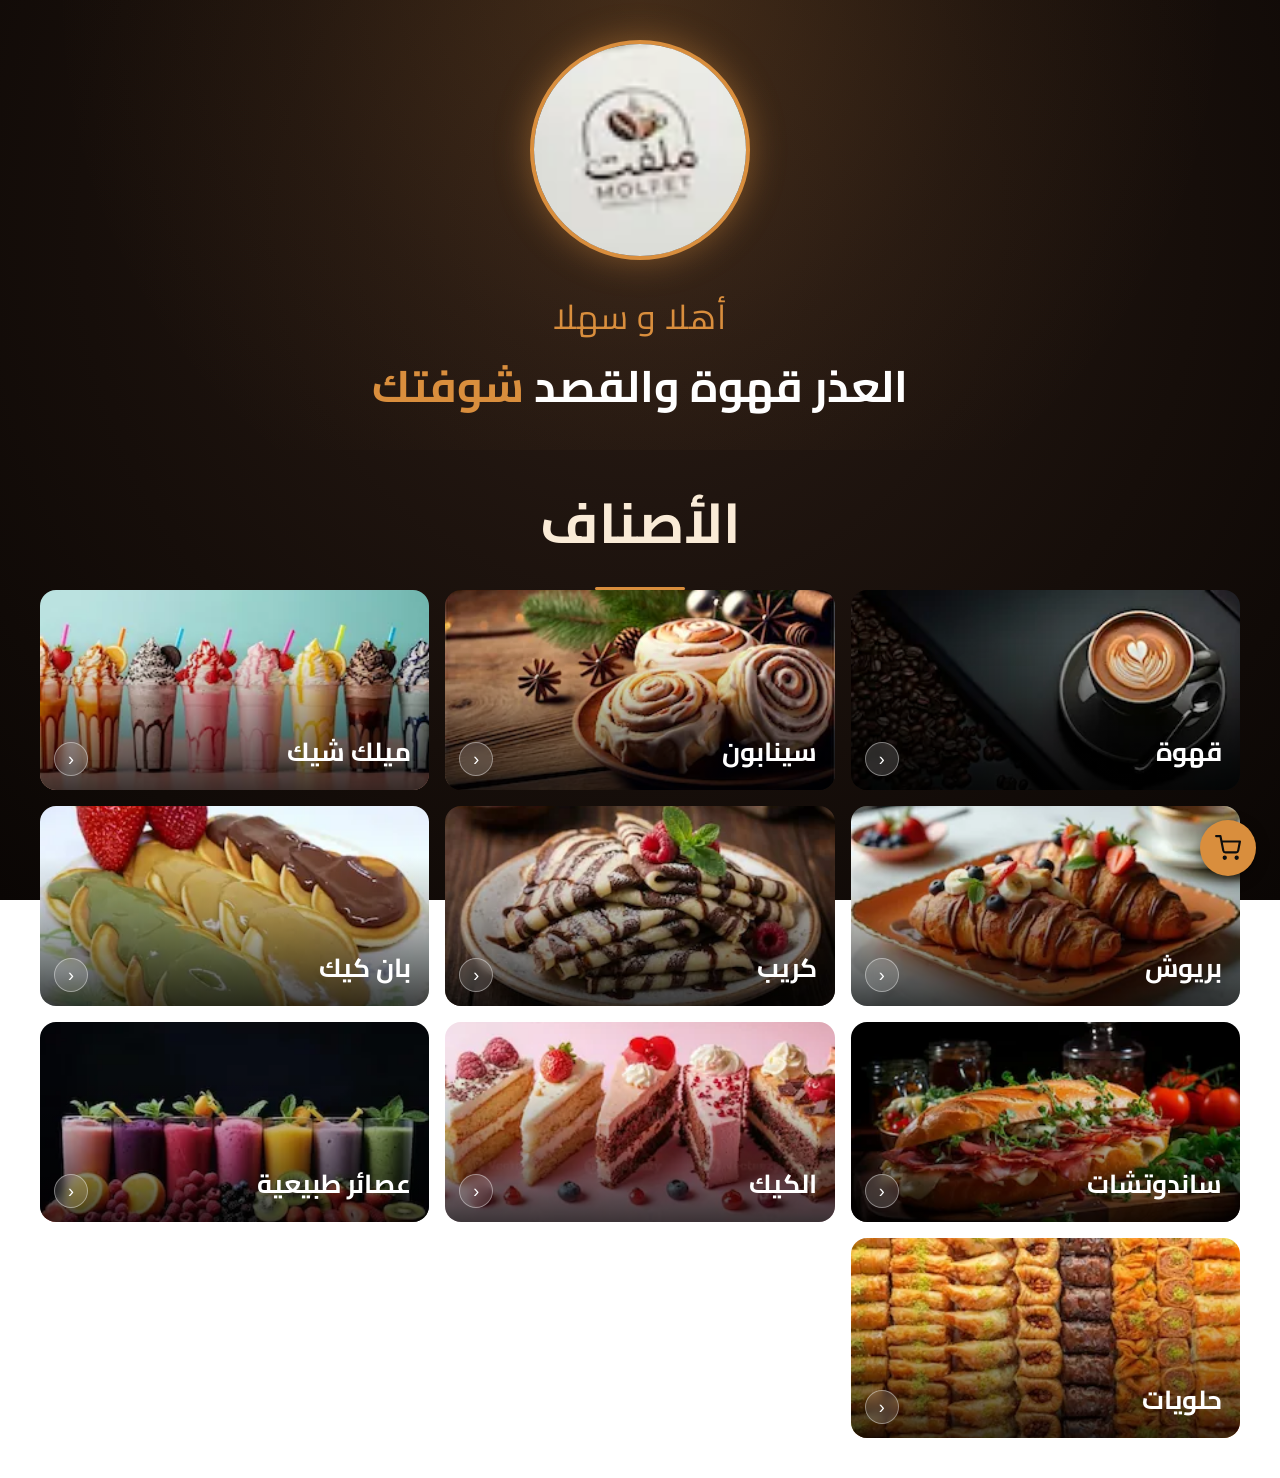
<file: index.html>
<!DOCTYPE html>
<html lang="ar">
<head>
    <meta charset="UTF-8">
    <meta name="viewport" content="width=device-width, initial-scale=1.0">
    <title>Cafe Cinnabon - القائمة</title>
    <link rel="stylesheet" href="css/style.css">
    <link rel="stylesheet" href="css/cart.css">
</head>
<body dir="rtl">
    <div class="hero">
        <div id="logo-div">
            <img src="assets/logo.webp" alt="logo" id="logo">
        </div>
        <div class="welcome-text">
            <p>أهلا و سهلا</p>
            <h1>العذر قهوة والقصد <span>شوفتك</span></h1>
        </div>
    </div>
    <!-- Categories DIV -->
    <div class="section-heading">
        <h1>الأصناف</h1>
    </div>
    <div class="categories">
        
        <div class="category-item">
            <a href="pages/coffee.html">
                <img src="assets/CategoriesPictures/coffee.webp" alt="قهوة" id="c-img">
                <button class="arrow-btn">‹</button>
                <span class="category-name">قهوة</span>
            </a>
        </div>
        <div class="category-item">
            <a href="pages/cinnamonRolls.html">
                <img src="assets/CategoriesPictures/cinamonRolls.webp" alt="سينابون">
                <button class="arrow-btn">‹</button>
                <span class="category-name">سينابون</span>
            </a>
        </div>
        <div class="category-item">
            <a href="pages/milkShake.html">
                <img src="assets/CategoriesPictures/milkshake.webp" alt="ميلك شيك">
                <button class="arrow-btn">‹</button>
                <span class="category-name">ميلك شيك</span>
            </a>
        </div>
        <div class="category-item">
            <a href="pages/croissant.html">
                <img src="assets/CategoriesPictures/croissant.webp" alt="بريوش">
                <button class="arrow-btn">‹</button>
                <span class="category-name">بريوش</span>
            </a>
        </div>
        <div class="category-item">
            <a href="pages/crape.html">
                <img src="assets/CategoriesPictures/crape.webp" alt="كريب">
                <button class="arrow-btn">‹</button>
                <span class="category-name">كريب</span>
            </a>
        </div>
        <div class="category-item">
            <a href="pages/panCake.html">
                <img src="assets/CategoriesPictures/panCakes.webp" alt="بان كيك">
                <button class="arrow-btn">‹</button>
                <span class="category-name">بان كيك</span>
            </a>
        </div>
        <div class="category-item">
            <a href="pages/sandwiches.html">
                <img src="assets/CategoriesPictures/sandwich.webp" alt="ساندوتشات">
                <button class="arrow-btn">‹</button>
                <span class="category-name">ساندوتشات</span>
            </a>
        </div>
        <div class="category-item">
            <a href="pages/cakes.html">
                <img src="assets/CategoriesPictures/cake.webp" alt="الكيك">
                <button class="arrow-btn">‹</button>
                <span class="category-name">الكيك</span>
            </a>
        </div>
        <div class="category-item">
            <a href="pages/freshJuice.html">
                <img src="assets/CategoriesPictures/freshJuice.webp" alt="عصائر طبيعية">
                <button class="arrow-btn">‹</button>
                <span class="category-name">عصائر طبيعية</span>
            </a>
        </div>
        <div class="category-item">
            <a href="pages/sweets.html">
                <img src="assets/CategoriesPictures/baklava.webp" alt="حلويات">
                <button class="arrow-btn">‹</button>
                <span class="category-name">حلويات</span>
            </a>
        </div>
    </div>



<script src="js/cart.js"></script>
</body>
</html>
</file>
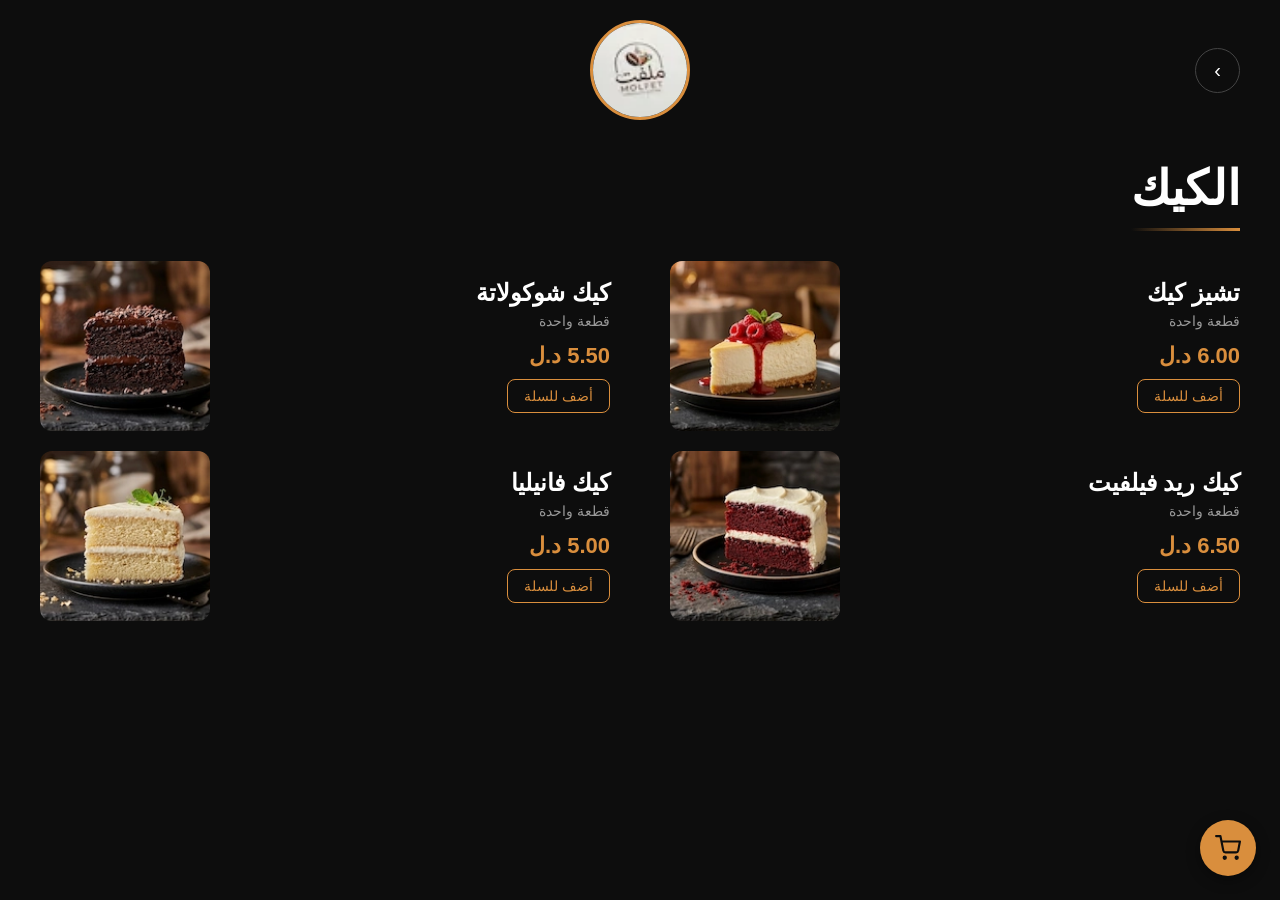
<file: pages/cakes.html>
<!DOCTYPE html>
<html lang="ar" dir="rtl">
<head>
<meta charset="UTF-8">
<meta name="viewport" content="width=device-width, initial-scale=1.0">
<title>الكيك - Cafe Cinnabon</title>
<link rel="stylesheet" href="../css/pages.css">
<link rel="stylesheet" href="../css/cart.css">
</head>
<body>

  <div class="header">
    <a href="../index.html" class="nav-link"><div class="nav-arrow">&#8250;</div></a>
    <div class="logo-wrap">
      <div class="logo">
        <img src="../assets/logo.webp" alt="Cafe Logo">
      </div>
    </div>
    <div></div>
  </div>

  <div class="section-title">
    <h1>الكيك</h1>
  </div>

  <div class="menu-container">
    <div class="menu-item" data-name="تشيز كيك" data-price="6.00">
      <div class="item-details">
        <h2>تشيز كيك</h2>
        <div class="qty">قطعة واحدة</div>
        <div class="price">6.00 د.ل</div>
      <button class="add-to-cart">أضف للسلة</button>
      </div>
      <div class="item-image">
        <img src="../assets/categories/cakes/4.webp" alt="تشيز كيك">
      </div>
    </div>

    <div class="menu-item" data-name="كيك شوكولاتة" data-price="5.50">
      <div class="item-details">
        <h2>كيك شوكولاتة</h2>
        <div class="qty">قطعة واحدة</div>
        <div class="price">5.50 د.ل</div>
      <button class="add-to-cart">أضف للسلة</button>
      </div>
      <div class="item-image">
        <img src="../assets/categories/cakes/2.webp" alt="كيك شوكولاتة">
      </div>
    </div>

    <div class="menu-item" data-name="كيك ريد فيلفيت" data-price="6.50">
      <div class="item-details">
        <h2>كيك ريد فيلفيت</h2>
        <div class="qty">قطعة واحدة</div>
        <div class="price">6.50 د.ل</div>
      <button class="add-to-cart">أضف للسلة</button>
      </div>
      <div class="item-image">
        <img src="../assets/categories/cakes/3.webp" alt="كيك ريد فيلفيت">
      </div>
    </div>

    <div class="menu-item" data-name="كيك فانيليا" data-price="5.00">
      <div class="item-details">
        <h2>كيك فانيليا</h2>
        <div class="qty">قطعة واحدة</div>
        <div class="price">5.00 د.ل</div>
      <button class="add-to-cart">أضف للسلة</button>
      </div>
      <div class="item-image">
        <img src="../assets/categories/cakes/1.webp" alt="كيك فانيليا">
      </div>
    </div>
  </div>

<script src="../js/cart.js"></script>
</body>
</html>
</file>
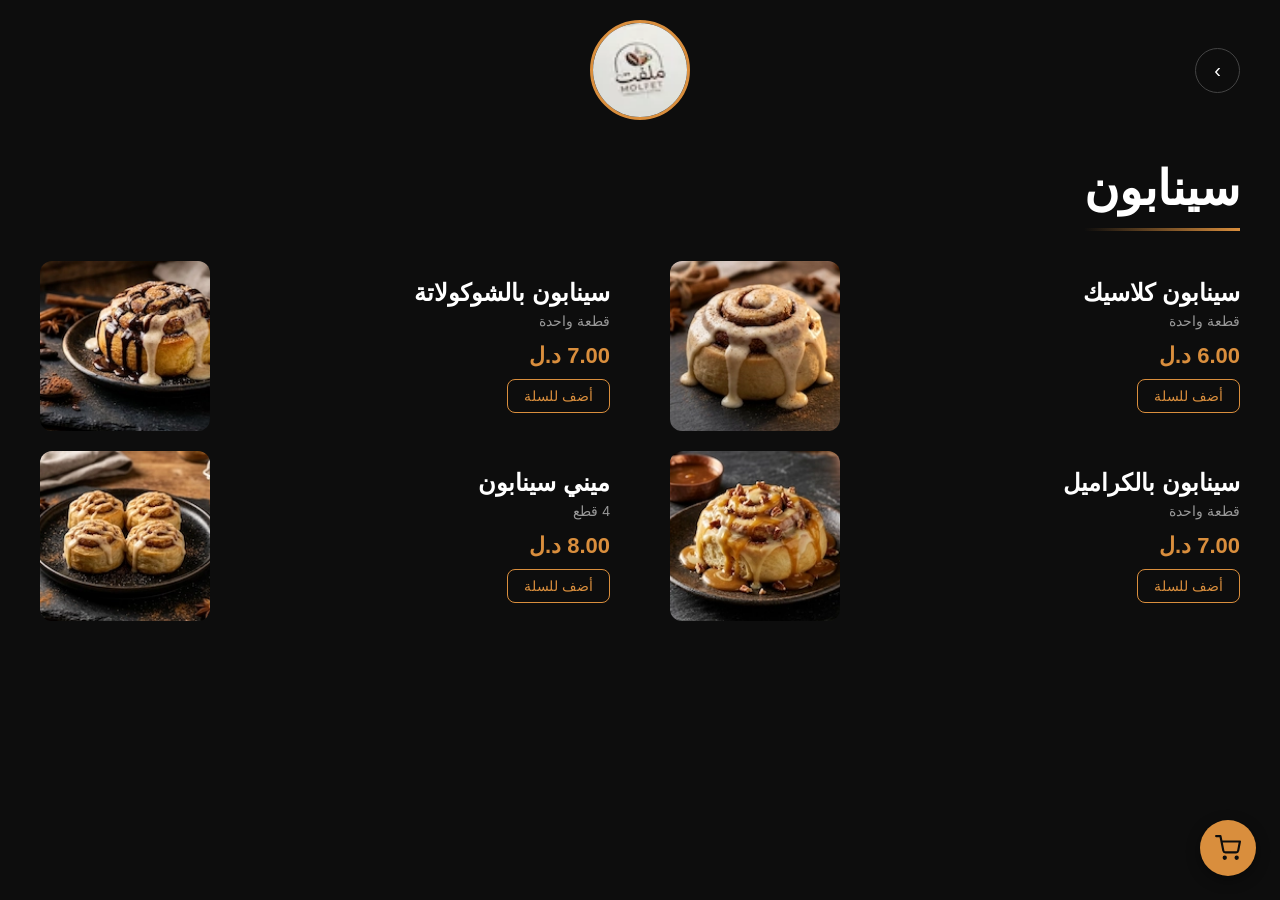
<file: pages/cinnamonRolls.html>
<!DOCTYPE html>
<html lang="ar" dir="rtl">
<head>
<meta charset="UTF-8">
<meta name="viewport" content="width=device-width, initial-scale=1.0">
<title>سينابون - Cafe Cinnabon</title>
<link rel="stylesheet" href="../css/pages.css">
<link rel="stylesheet" href="../css/cart.css">
</head>
<body>

  <div class="header">
    <a href="../index.html" class="nav-link"><div class="nav-arrow">&#8250;</div></a>
    <div class="logo-wrap">
      <div class="logo">
        <img src="../assets/logo.webp" alt="Cafe Logo">
      </div>
    </div>
    <div></div>
  </div>

  <div class="section-title">
    <h1>سينابون</h1>
  </div>

  <div class="menu-container">
    <div class="menu-item" data-name="سينابون كلاسيك" data-price="6.00">
      <div class="item-details">
        <h2>سينابون كلاسيك</h2>
        <div class="qty">قطعة واحدة</div>
        <div class="price">6.00 د.ل</div>
      <button class="add-to-cart">أضف للسلة</button>
      </div>
      <div class="item-image">
        <img src="../assets/categories/cinamonRolls/1.webp" alt="سينابون كلاسيك">
      </div>
    </div>

    <div class="menu-item" data-name="سينابون بالشوكولاتة" data-price="7.00">
      <div class="item-details">
        <h2>سينابون بالشوكولاتة</h2>
        <div class="qty">قطعة واحدة</div>
        <div class="price">7.00 د.ل</div>
      <button class="add-to-cart">أضف للسلة</button>
      </div>
      <div class="item-image">
        <img src="../assets/categories/cinamonRolls/3.webp" alt="سينابون بالشوكولاتة">
      </div>
    </div>

    <div class="menu-item" data-name="سينابون بالكراميل" data-price="7.00">
      <div class="item-details">
        <h2>سينابون بالكراميل</h2>
        <div class="qty">قطعة واحدة</div>
        <div class="price">7.00 د.ل</div>
      <button class="add-to-cart">أضف للسلة</button>
      </div>
      <div class="item-image">
        <img src="../assets/categories/cinamonRolls/4.webp" alt="سينابون بالكراميل">
      </div>
    </div>

    <div class="menu-item" data-name="ميني سينابون" data-price="8.00">
      <div class="item-details">
        <h2>ميني سينابون</h2>
        <div class="qty">4 قطع</div>
        <div class="price">8.00 د.ل</div>
      <button class="add-to-cart">أضف للسلة</button>
      </div>
      <div class="item-image">
        <img src="../assets/categories/cinamonRolls/2.webp" alt="ميني سينابون">
      </div>
    </div>
  </div>

<script src="../js/cart.js"></script>
</body>
</html>
</file>
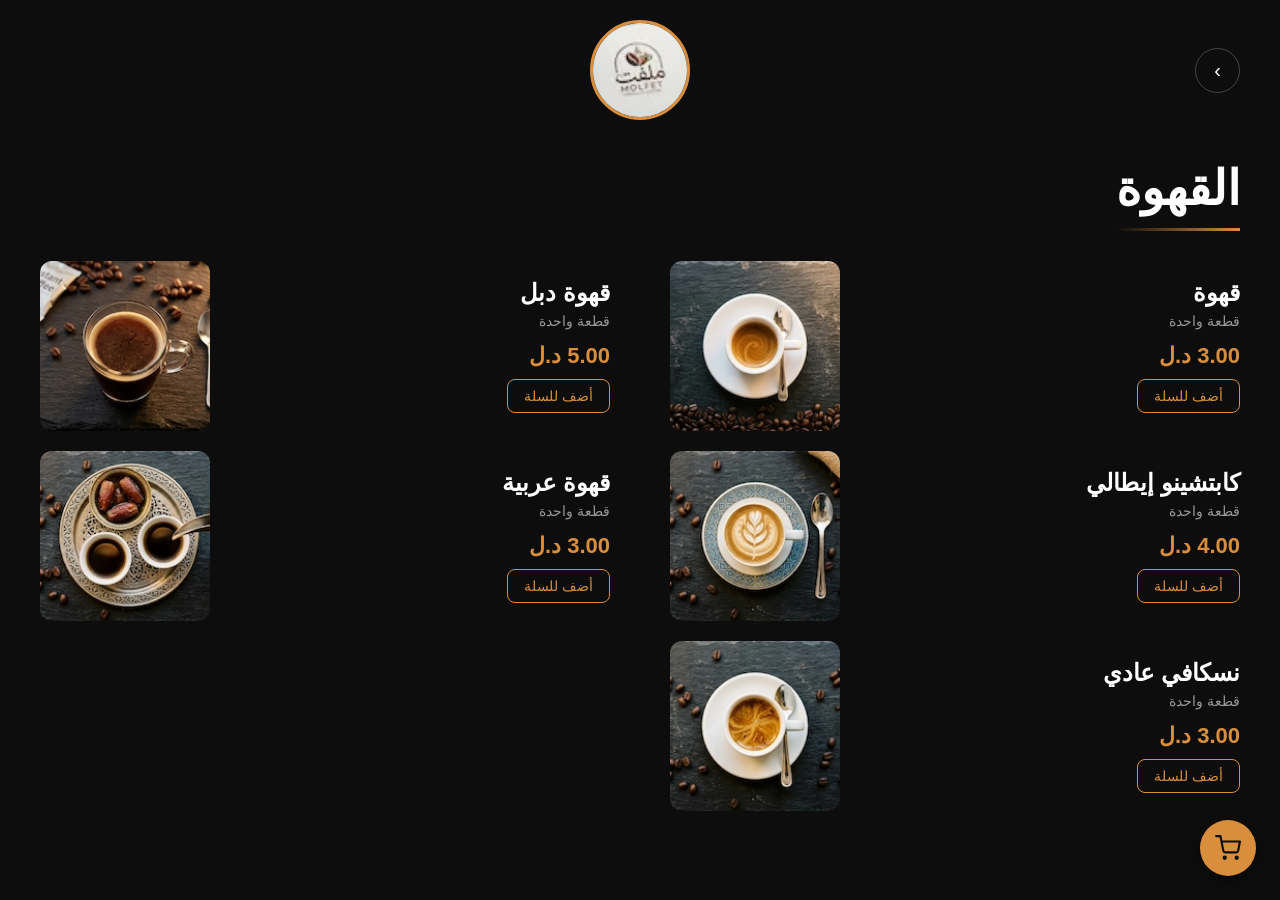
<file: pages/coffee.html>
<!DOCTYPE html>
<html lang="ar" dir="rtl">
<head>
<meta charset="UTF-8">
<meta name="viewport" content="width=device-width, initial-scale=1.0">
<title>القهوة - Cafe Cinnabon</title>
<link rel="stylesheet" href="../css/pages.css">
<link rel="stylesheet" href="../css/cart.css">
</head>
<body>

  <div class="header">
    <a href="../index.html" class="nav-link"><div class="nav-arrow">&#8250;</div></a>
    <div class="logo-wrap">
      <div class="logo">
        <img src="../assets/logo.webp" alt="Cafe Logo">
      </div>
    </div>
    <div></div>
  </div>

  <div class="section-title">
    <h1>القهوة</h1>
  </div>

  <div class="menu-container">
    <div class="menu-item" data-name="قهوة" data-price="3.00">
      <div class="item-details">
        <h2>قهوة</h2>
        <div class="qty">قطعة واحدة</div>
        <div class="price">3.00 د.ل</div>
      <button class="add-to-cart">أضف للسلة</button>
      </div>
      <div class="item-image">
        <img src="../assets/categories/coffee/5.webp" alt="قهوة">
      </div>
    </div>

    <div class="menu-item" data-name="قهوة دبل" data-price="5.00">
      <div class="item-details">
        <h2>قهوة دبل</h2>
        <div class="qty">قطعة واحدة</div>
        <div class="price">5.00 د.ل</div>
      <button class="add-to-cart">أضف للسلة</button>
      </div>
      <div class="item-image">
        <img src="../assets/categories/coffee/4.webp" alt="قهوة دبل">
      </div>
    </div>

    <!-- <div class="menu-item" data-name="اسبستيان" data-price="4.00">
      <div class="item-details">
        <h2>اسبستيان</h2>
        <div class="qty">قطعة واحدة</div>
        <div class="price">4.00 د.ل</div>
      <button class="add-to-cart">أضف للسلة</button>
      </div>
      <div class="item-image">
        <img src="../assets/categories/coffee/3.webp" alt="اسبستيان">
      </div>
    </div> -->

    <div class="menu-item" data-name="كابتشينو إيطالي" data-price="4.00">
      <div class="item-details">
        <h2>كابتشينو إيطالي</h2>
        <div class="qty">قطعة واحدة</div>
        <div class="price">4.00 د.ل</div>
      <button class="add-to-cart">أضف للسلة</button>
      </div>
      <div class="item-image">
        <img src="../assets/categories/coffee/2.webp" alt="كابتشينو إيطالي">
      </div>
    </div>

    <div class="menu-item" data-name="قهوة عربية" data-price="3.00">
      <div class="item-details">
        <h2>قهوة عربية</h2>
        <div class="qty">قطعة واحدة</div>
        <div class="price">3.00 د.ل</div>
      <button class="add-to-cart">أضف للسلة</button>
      </div>
      <div class="item-image">
        <img src="../assets/categories/coffee/1.webp" alt="قهوة عربية">
      </div>
    </div>

    <div class="menu-item" data-name="نسكافي عادي" data-price="3.00">
      <div class="item-details">
        <h2>نسكافي عادي</h2>
        <div class="qty">قطعة واحدة</div>
        <div class="price">3.00 د.ل</div>
      <button class="add-to-cart">أضف للسلة</button>
      </div>
      <div class="item-image">
        <img src="../assets/categories/coffee/3.webp" alt="نسكافي عادي">
      </div>
    </div>
  </div>

<script src="../js/cart.js"></script>
</body>
</html>
</file>
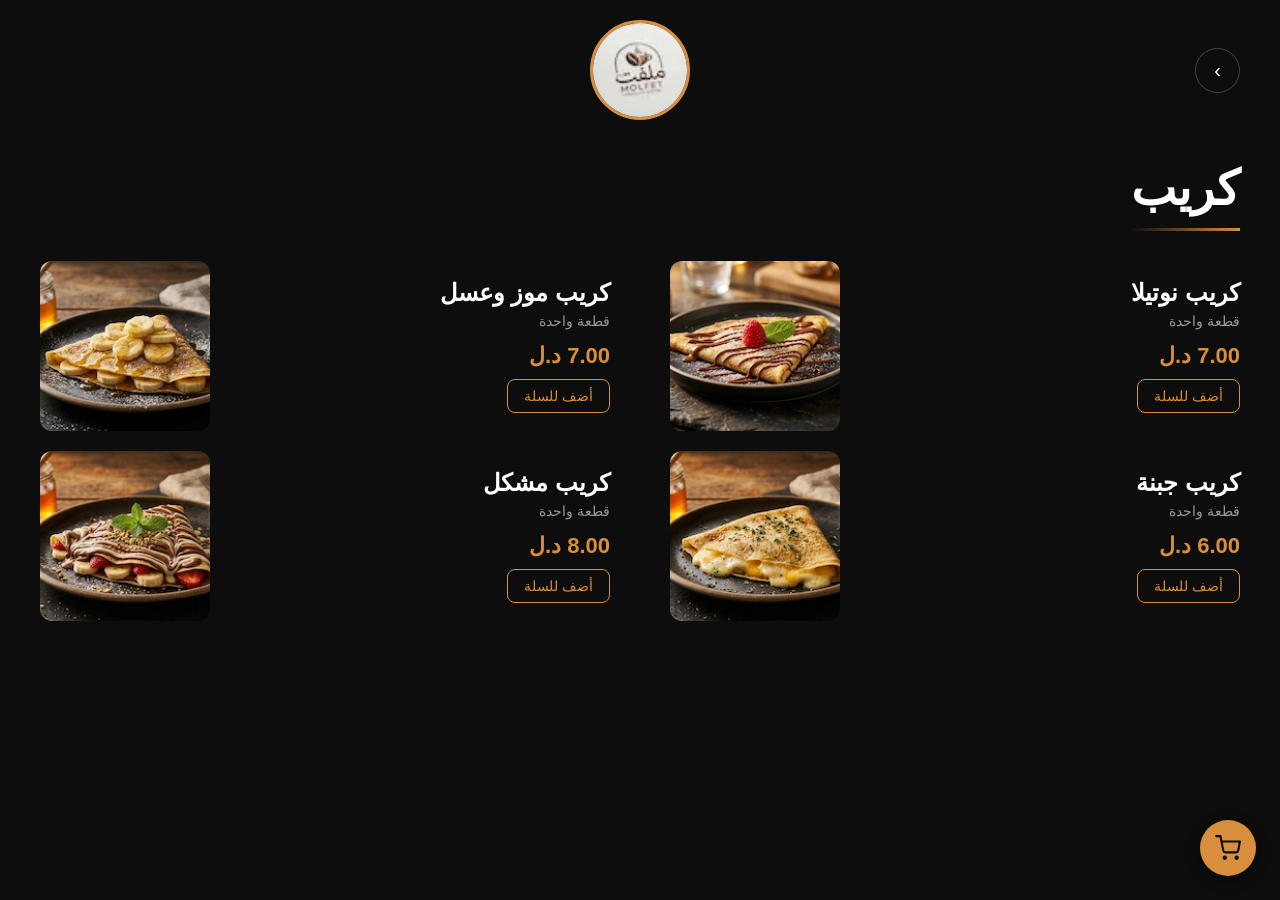
<file: pages/crape.html>
<!DOCTYPE html>
<html lang="ar" dir="rtl">
<head>
<meta charset="UTF-8">
<meta name="viewport" content="width=device-width, initial-scale=1.0">
<title>كريب - Cafe Cinnabon</title>
<link rel="stylesheet" href="../css/pages.css">
<link rel="stylesheet" href="../css/cart.css">
</head>
<body>

  <div class="header">
    <a href="../index.html" class="nav-link"><div class="nav-arrow">&#8250;</div></a>
    <div class="logo-wrap">
      <div class="logo">
        <img src="../assets/logo.webp" alt="Cafe Logo">
      </div>
    </div>
    <div></div>
  </div>

  <div class="section-title">
    <h1>كريب</h1>
  </div>

  <div class="menu-container">
    <div class="menu-item" data-name="كريب نوتيلا" data-price="7.00">
      <div class="item-details">
        <h2>كريب نوتيلا</h2>
        <div class="qty">قطعة واحدة</div>
        <div class="price">7.00 د.ل</div>
      <button class="add-to-cart">أضف للسلة</button>
      </div>
      <div class="item-image">
        <img src="../assets/categories/crape/2.webp" alt="كريب نوتيلا">
      </div>
    </div>

    <div class="menu-item" data-name="كريب موز وعسل" data-price="7.00">
      <div class="item-details">
        <h2>كريب موز وعسل</h2>
        <div class="qty">قطعة واحدة</div>
        <div class="price">7.00 د.ل</div>
      <button class="add-to-cart">أضف للسلة</button>
      </div>
      <div class="item-image">
        <img src="../assets/categories/crape/3.webp" alt="كريب موز وعسل">
      </div>
    </div>

    <div class="menu-item" data-name="كريب جبنة" data-price="6.00">
      <div class="item-details">
        <h2>كريب جبنة</h2>
        <div class="qty">قطعة واحدة</div>
        <div class="price">6.00 د.ل</div>
      <button class="add-to-cart">أضف للسلة</button>
      </div>
      <div class="item-image">
        <img src="../assets/categories/crape/1.webp" alt="كريب جبنة">
      </div>
    </div>

    <div class="menu-item" data-name="كريب مشكل" data-price="8.00">
      <div class="item-details">
        <h2>كريب مشكل</h2>
        <div class="qty">قطعة واحدة</div>
        <div class="price">8.00 د.ل</div>
      <button class="add-to-cart">أضف للسلة</button>
      </div>
      <div class="item-image">
        <img src="../assets/categories/crape/4.webp" alt="كريب مشكل">
      </div>
    </div>
  </div>

<script src="../js/cart.js"></script>
</body>
</html>
</file>
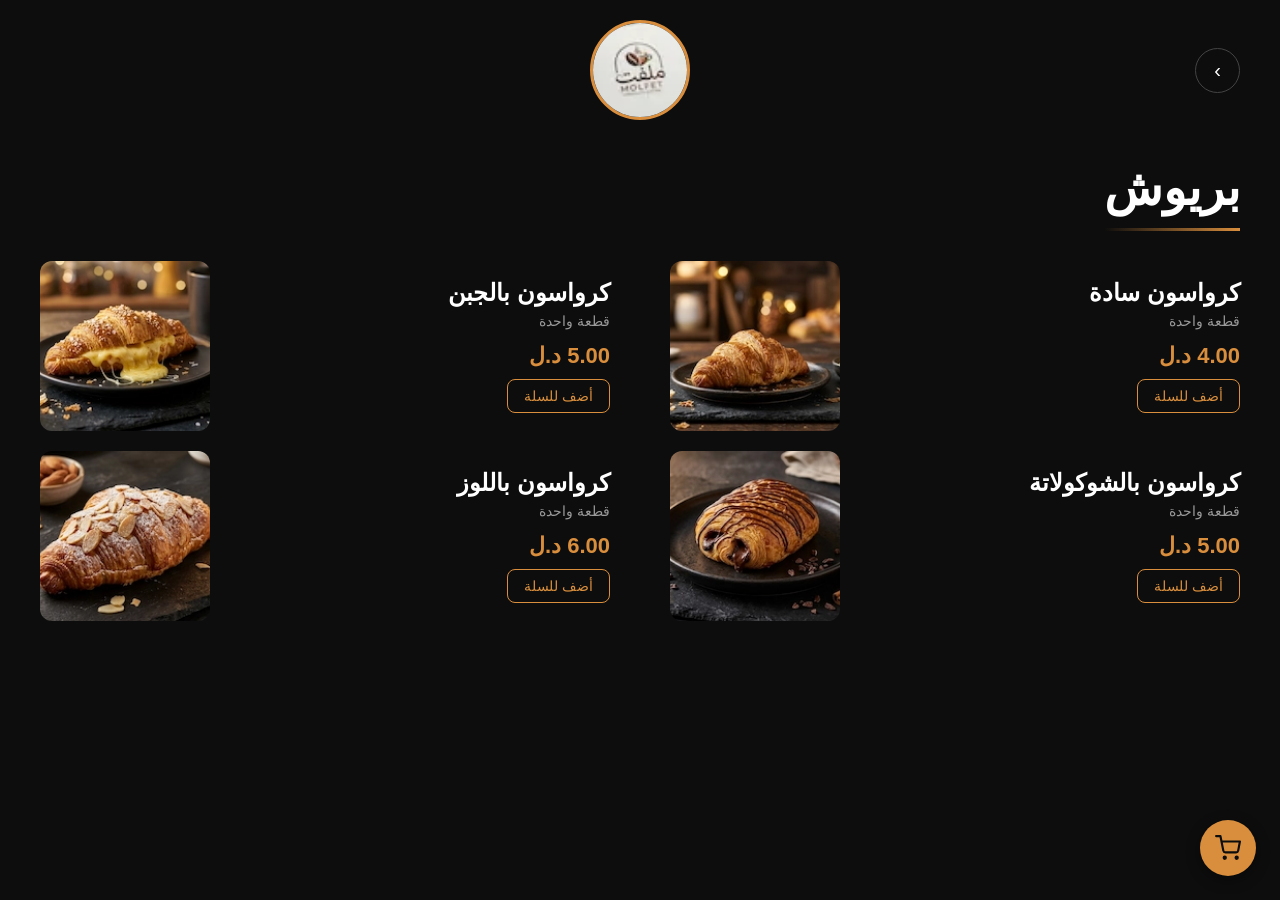
<file: pages/croissant.html>
<!DOCTYPE html>
<html lang="ar" dir="rtl">
<head>
<meta charset="UTF-8">
<meta name="viewport" content="width=device-width, initial-scale=1.0">
<title>بريوش - Cafe Cinnabon</title>
<link rel="stylesheet" href="../css/pages.css">
<link rel="stylesheet" href="../css/cart.css">
</head>
<body>

  <div class="header">
    <a href="../index.html" class="nav-link"><div class="nav-arrow">&#8250;</div></a>
    <div class="logo-wrap">
      <div class="logo">
        <img src="../assets/logo.webp" alt="Cafe Logo">
      </div>
    </div>
    <div></div>
  </div>

  <div class="section-title">
    <h1>بريوش</h1>
  </div>

  <div class="menu-container">
    <div class="menu-item" data-name="كرواسون سادة" data-price="4.00">
      <div class="item-details">
        <h2>كرواسون سادة</h2>
        <div class="qty">قطعة واحدة</div>
        <div class="price">4.00 د.ل</div>
      <button class="add-to-cart">أضف للسلة</button>
      </div>
      <div class="item-image">
        <img src="../assets/categories/croissant/1.webp" alt="كرواسون سادة">
      </div>
    </div>

    <div class="menu-item" data-name="كرواسون بالجبن" data-price="5.00">
      <div class="item-details">
        <h2>كرواسون بالجبن</h2>
        <div class="qty">قطعة واحدة</div>
        <div class="price">5.00 د.ل</div>
      <button class="add-to-cart">أضف للسلة</button>
      </div>
      <div class="item-image">
        <img src="../assets/categories/croissant/2.webp" alt="كرواسون بالجبن">
      </div>
    </div>

    <div class="menu-item" data-name="كرواسون بالشوكولاتة" data-price="5.00">
      <div class="item-details">
        <h2>كرواسون بالشوكولاتة</h2>
        <div class="qty">قطعة واحدة</div>
        <div class="price">5.00 د.ل</div>
      <button class="add-to-cart">أضف للسلة</button>
      </div>
      <div class="item-image">
        <img src="../assets/categories/croissant/4.webp" alt="كرواسون بالشوكولاتة">
      </div>
    </div>

    <div class="menu-item" data-name="كرواسون باللوز" data-price="6.00">
      <div class="item-details">
        <h2>كرواسون باللوز</h2>
        <div class="qty">قطعة واحدة</div>
        <div class="price">6.00 د.ل</div>
      <button class="add-to-cart">أضف للسلة</button>
      </div>
      <div class="item-image">
        <img src="../assets/categories/croissant/3.webp" alt="كرواسون باللوز">
      </div>
    </div>
  </div>

<script src="../js/cart.js"></script>
</body>
</html>
</file>
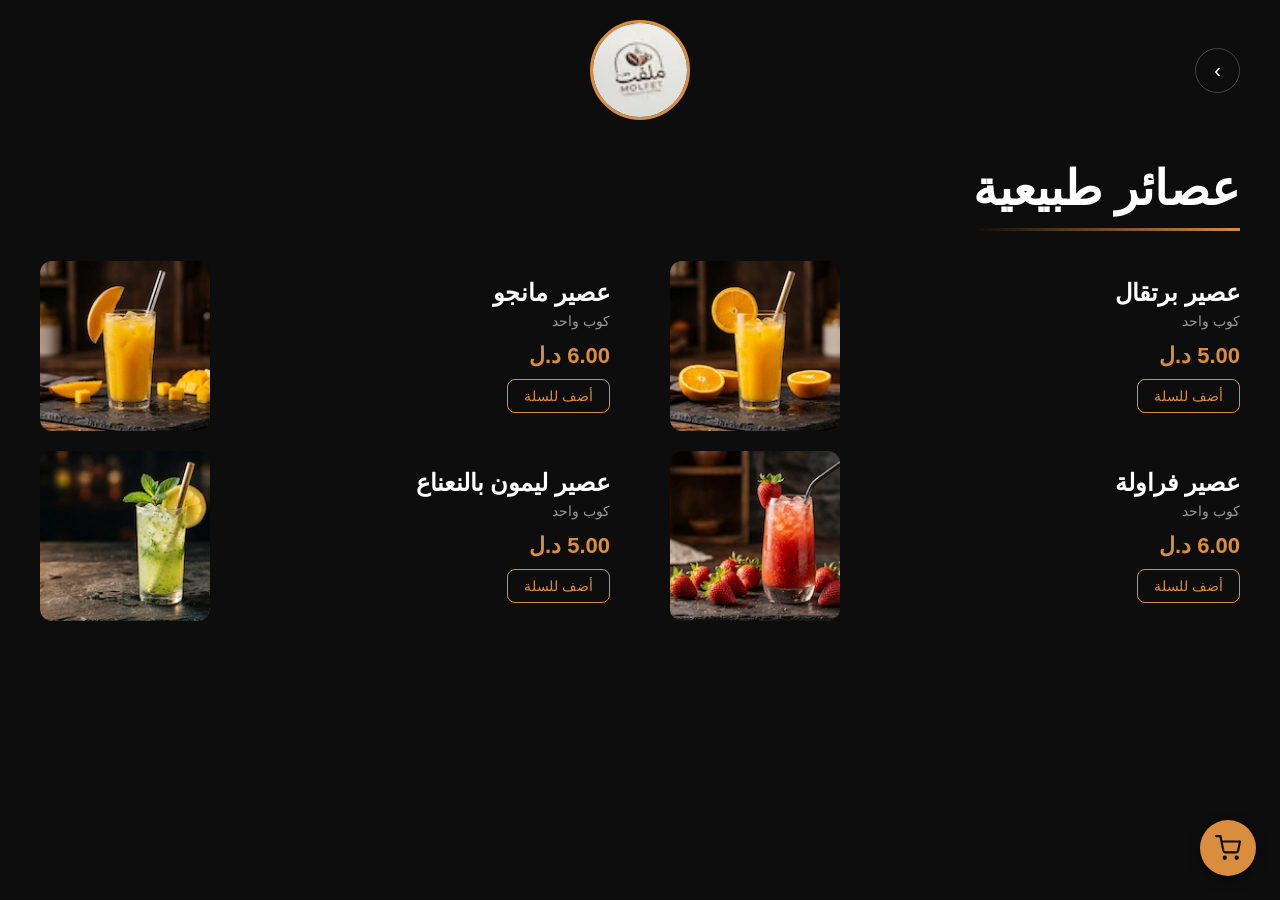
<file: pages/freshJuice.html>
<!DOCTYPE html>
<html lang="ar" dir="rtl">
<head>
<meta charset="UTF-8">
<meta name="viewport" content="width=device-width, initial-scale=1.0">
<title>عصائر طبيعية - Cafe Cinnabon</title>
<link rel="stylesheet" href="../css/pages.css">
<link rel="stylesheet" href="../css/cart.css">
</head>
<body>

  <div class="header">
    <a href="../index.html" class="nav-link"><div class="nav-arrow">&#8250;</div></a>
    <div class="logo-wrap">
      <div class="logo">
        <img src="../assets/logo.webp" alt="Cafe Logo">
      </div>
    </div>
    <div></div>
  </div>

  <div class="section-title">
    <h1>عصائر طبيعية</h1>
  </div>

  <div class="menu-container">
    <div class="menu-item" data-name="عصير برتقال" data-price="5.00">
      <div class="item-details">
        <h2>عصير برتقال</h2>
        <div class="qty">كوب واحد</div>
        <div class="price">5.00 د.ل</div>
      <button class="add-to-cart">أضف للسلة</button>
      </div>
      <div class="item-image">
        <img src="../assets/categories/freshJuice/3.webp" alt="عصير برتقال">
      </div>
    </div>

    <div class="menu-item" data-name="عصير مانجو" data-price="6.00">
      <div class="item-details">
        <h2>عصير مانجو</h2>
        <div class="qty">كوب واحد</div>
        <div class="price">6.00 د.ل</div>
      <button class="add-to-cart">أضف للسلة</button>
      </div>
      <div class="item-image">
        <img src="../assets/categories/freshJuice/4.webp" alt="عصير مانجو">
      </div>
    </div>

    <div class="menu-item" data-name="عصير فراولة" data-price="6.00">
      <div class="item-details">
        <h2>عصير فراولة</h2>
        <div class="qty">كوب واحد</div>
        <div class="price">6.00 د.ل</div>
      <button class="add-to-cart">أضف للسلة</button>
      </div>
      <div class="item-image">
        <img src="../assets/categories/freshJuice/1.webp" alt="عصير فراولة">
      </div>
    </div>

    <div class="menu-item" data-name="عصير ليمون بالنعناع" data-price="5.00">
      <div class="item-details">
        <h2>عصير ليمون بالنعناع</h2>
        <div class="qty">كوب واحد</div>
        <div class="price">5.00 د.ل</div>
      <button class="add-to-cart">أضف للسلة</button>
      </div>
      <div class="item-image">
        <img src="../assets/categories/freshJuice/2.webp" alt="عصير ليمون بالنعناع">
      </div>
    </div>
  </div>

<script src="../js/cart.js"></script>
</body>
</html>
</file>
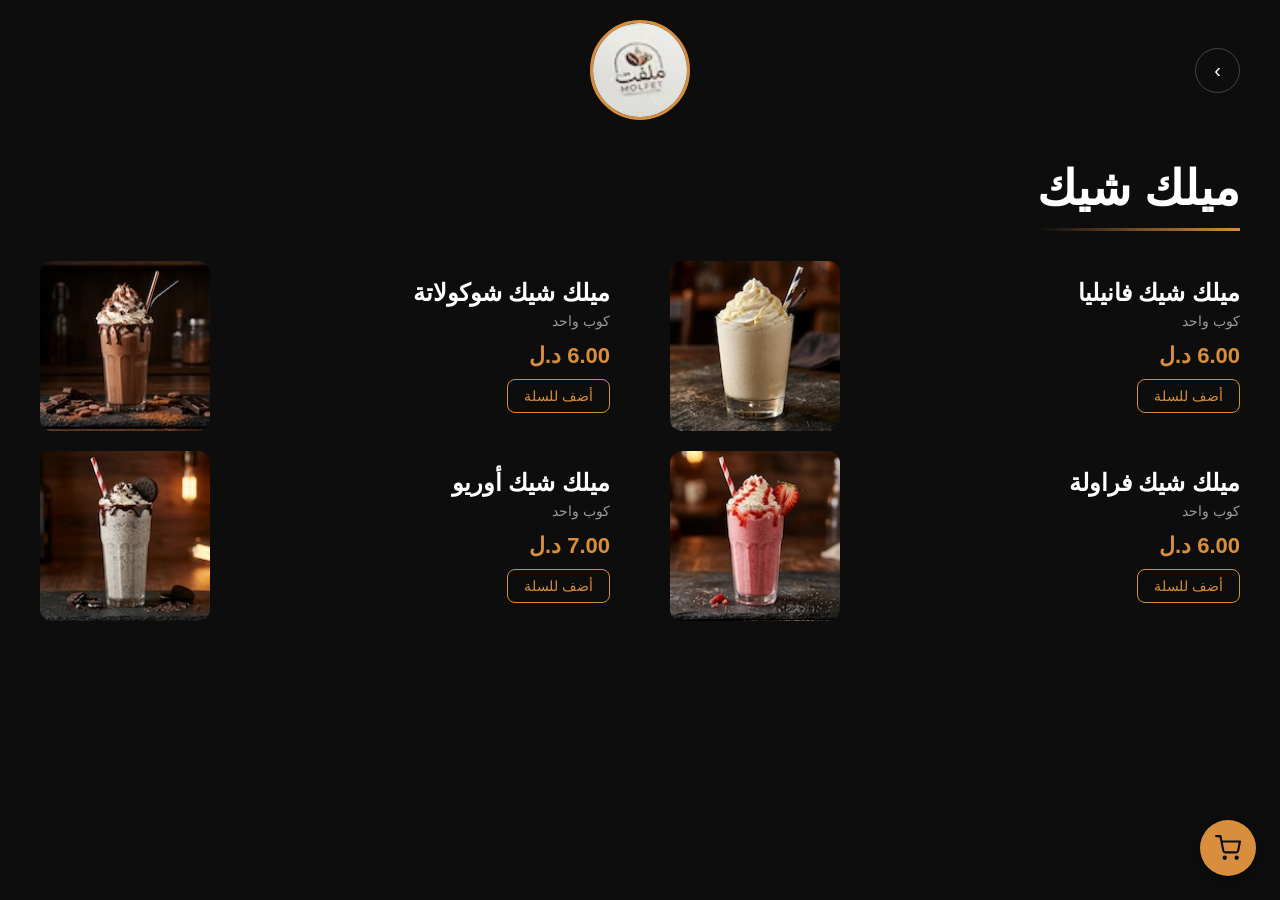
<file: pages/milkShake.html>
<!DOCTYPE html>
<html lang="ar" dir="rtl">
<head>
<meta charset="UTF-8">
<meta name="viewport" content="width=device-width, initial-scale=1.0">
<title>ميلك شيك - Cafe Cinnabon</title>
<link rel="stylesheet" href="../css/pages.css">
<link rel="stylesheet" href="../css/cart.css">
</head>
<body>

  <div class="header">
    <a href="../index.html" class="nav-link"><div class="nav-arrow">&#8250;</div></a>
    <div class="logo-wrap">
      <div class="logo">
        <img src="../assets/logo.webp" alt="Cafe Logo">
      </div>
    </div>
    <div></div>
  </div>

  <div class="section-title">
    <h1>ميلك شيك</h1>
  </div>

  <div class="menu-container">
    <div class="menu-item" data-name="ميلك شيك فانيليا" data-price="6.00">
      <div class="item-details">
        <h2>ميلك شيك فانيليا</h2>
        <div class="qty">كوب واحد</div>
        <div class="price">6.00 د.ل</div>
      <button class="add-to-cart">أضف للسلة</button>
      </div>
      <div class="item-image">
        <img src="../assets/categories/milkShake/1.webp" alt="ميلك شيك فانيليا">
      </div>
    </div>

    <div class="menu-item" data-name="ميلك شيك شوكولاتة" data-price="6.00">
      <div class="item-details">
        <h2>ميلك شيك شوكولاتة</h2>
        <div class="qty">كوب واحد</div>
        <div class="price">6.00 د.ل</div>
      <button class="add-to-cart">أضف للسلة</button>
      </div>
      <div class="item-image">
        <img src="../assets/categories/milkShake/2.webp" alt="ميلك شيك شوكولاتة">
      </div>
    </div>

    <div class="menu-item" data-name="ميلك شيك فراولة" data-price="6.00">
      <div class="item-details">
        <h2>ميلك شيك فراولة</h2>
        <div class="qty">كوب واحد</div>
        <div class="price">6.00 د.ل</div>
      <button class="add-to-cart">أضف للسلة</button>
      </div>
      <div class="item-image">
        <img src="../assets/categories/milkShake/3.webp" alt="ميلك شيك فراولة">
      </div>
    </div>

    <div class="menu-item" data-name="ميلك شيك أوريو" data-price="7.00">
      <div class="item-details">
        <h2>ميلك شيك أوريو</h2>
        <div class="qty">كوب واحد</div>
        <div class="price">7.00 د.ل</div>
      <button class="add-to-cart">أضف للسلة</button>
      </div>
      <div class="item-image">
        <img src="../assets/categories/milkShake/4.webp" alt="ميلك شيك أوريو">
      </div>
    </div>
  </div>

<script src="../js/cart.js"></script>
</body>
</html>
</file>
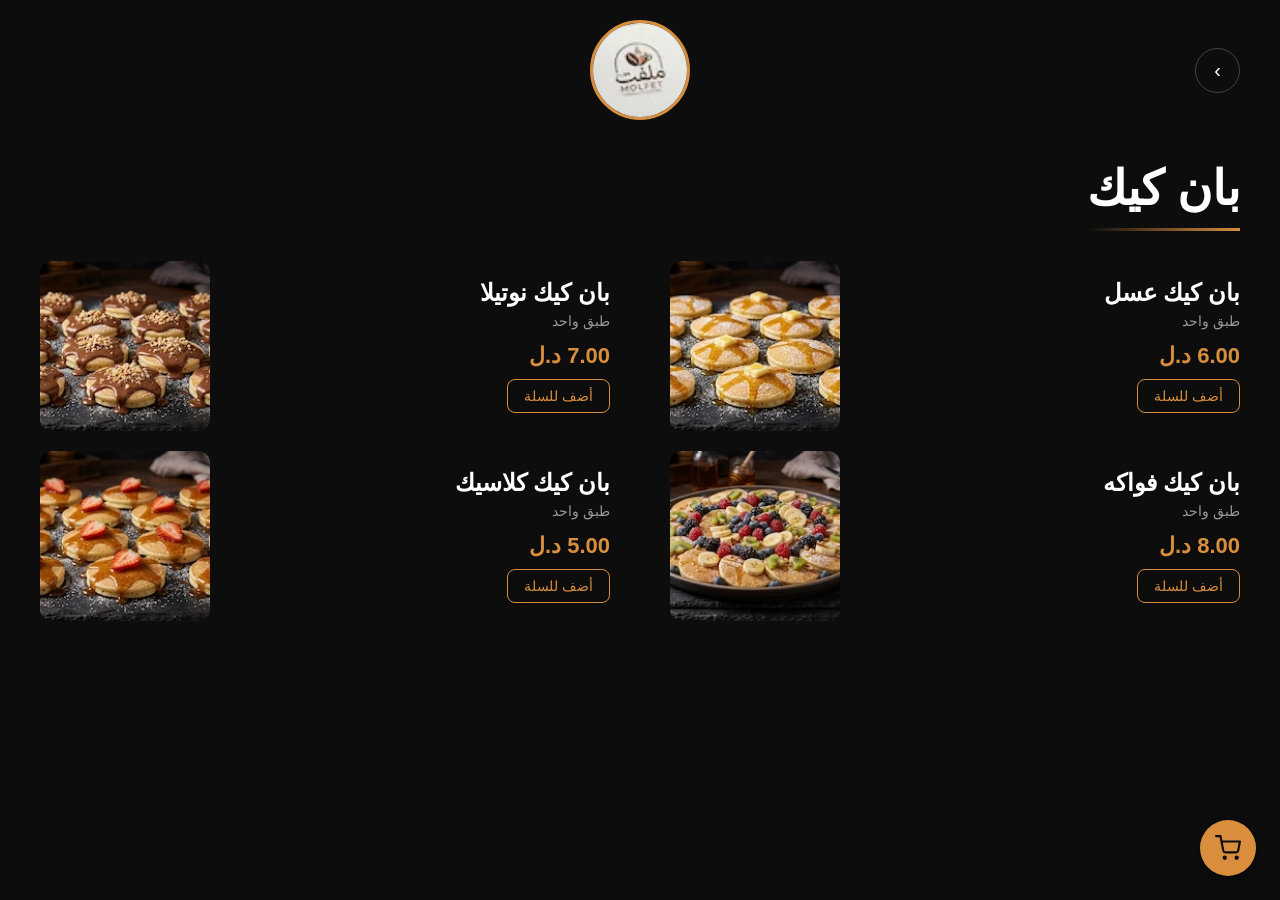
<file: pages/panCake.html>
<!DOCTYPE html>
<html lang="ar" dir="rtl">
<head>
<meta charset="UTF-8">
<meta name="viewport" content="width=device-width, initial-scale=1.0">
<title>بان كيك - Cafe Cinnabon</title>
<link rel="stylesheet" href="../css/pages.css">
<link rel="stylesheet" href="../css/cart.css">
</head>
<body>

  <div class="header">
    <a href="../index.html" class="nav-link"><div class="nav-arrow">&#8250;</div></a>
    <div class="logo-wrap">
      <div class="logo">
        <img src="../assets/logo.webp" alt="Cafe Logo">
      </div>
    </div>
    <div></div>
  </div>

  <div class="section-title">
    <h1>بان كيك</h1>
  </div>

  <div class="menu-container">
    <div class="menu-item" data-name="بان كيك عسل" data-price="6.00">
      <div class="item-details">
        <h2>بان كيك عسل</h2>
        <div class="qty">طبق واحد</div>
        <div class="price">6.00 د.ل</div>
      <button class="add-to-cart">أضف للسلة</button>
      </div>
      <div class="item-image">
        <img src="../assets/categories/panCake/3.webp" alt="بان كيك عسل">
      </div>
    </div>

    <div class="menu-item" data-name="بان كيك نوتيلا" data-price="7.00">
      <div class="item-details">
        <h2>بان كيك نوتيلا</h2>
        <div class="qty">طبق واحد</div>
        <div class="price">7.00 د.ل</div>
      <button class="add-to-cart">أضف للسلة</button>
      </div>
      <div class="item-image">
        <img src="../assets/categories/panCake/4.webp" alt="بان كيك نوتيلا">
      </div>
    </div>

    <div class="menu-item" data-name="بان كيك فواكه" data-price="8.00">
      <div class="item-details">
        <h2>بان كيك فواكه</h2>
        <div class="qty">طبق واحد</div>
        <div class="price">8.00 د.ل</div>
      <button class="add-to-cart">أضف للسلة</button>
      </div>
      <div class="item-image">
        <img src="../assets/categories/panCake/1.webp" alt="بان كيك فواكه">
      </div>
    </div>

    <div class="menu-item" data-name="بان كيك كلاسيك" data-price="5.00">
      <div class="item-details">
        <h2>بان كيك كلاسيك</h2>
        <div class="qty">طبق واحد</div>
        <div class="price">5.00 د.ل</div>
      <button class="add-to-cart">أضف للسلة</button>
      </div>
      <div class="item-image">
        <img src="../assets/categories/panCake/2.webp" alt="بان كيك كلاسيك">
      </div>
    </div>
  </div>

<script src="../js/cart.js"></script>
</body>
</html>
</file>
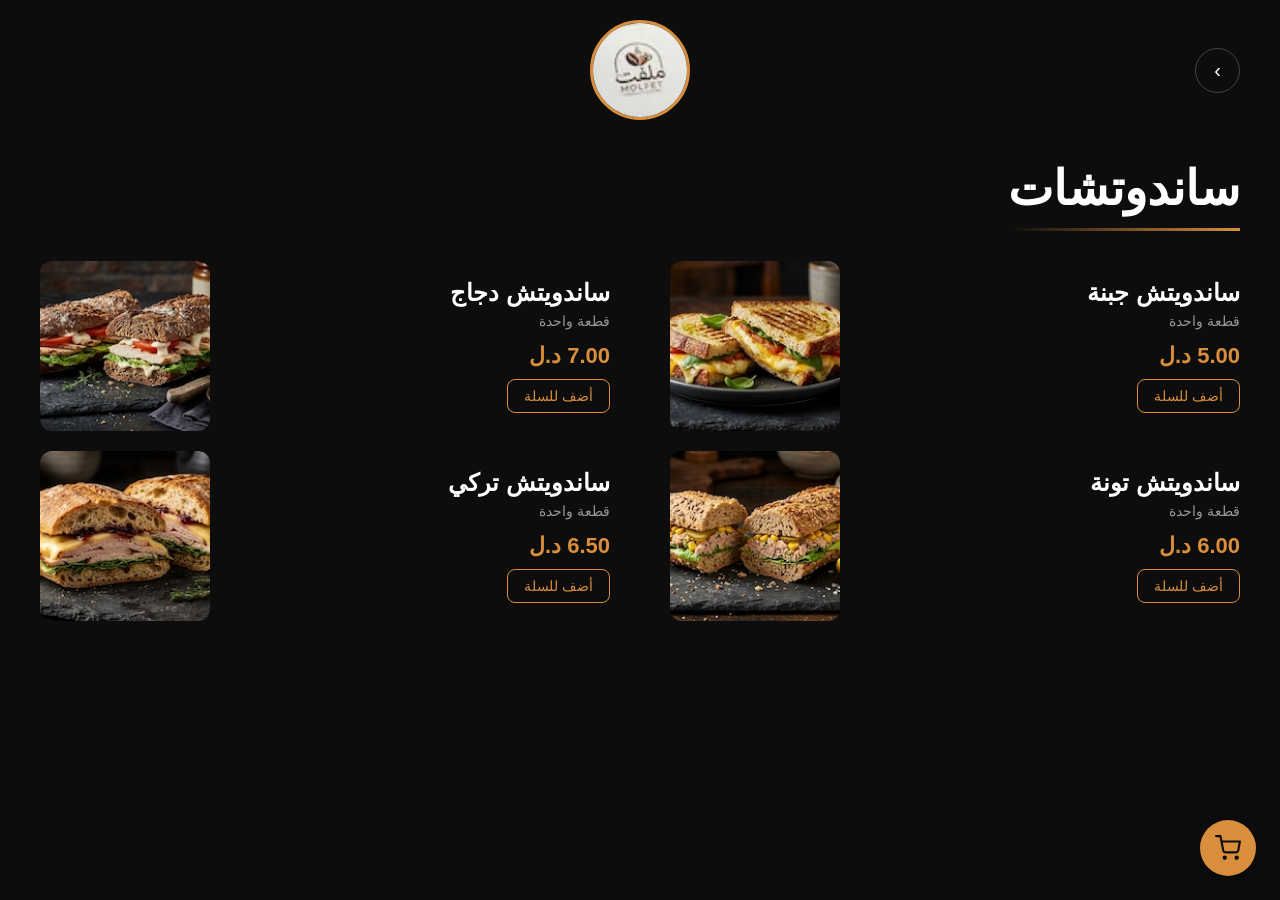
<file: pages/sandwiches.html>
<!DOCTYPE html>
<html lang="ar" dir="rtl">
<head>
<meta charset="UTF-8">
<meta name="viewport" content="width=device-width, initial-scale=1.0">
<title>ساندوتشات - Cafe Cinnabon</title>
<link rel="stylesheet" href="../css/pages.css">
<link rel="stylesheet" href="../css/cart.css">
</head>
<body>

  <div class="header">
    <a href="../index.html" class="nav-link"><div class="nav-arrow">&#8250;</div></a>
    <div class="logo-wrap">
      <div class="logo">
        <img src="../assets/logo.webp" alt="Cafe Logo">
      </div>
    </div>
    <div></div>
  </div>

  <div class="section-title">
    <h1>ساندوتشات</h1>
  </div>

  <div class="menu-container">
    <div class="menu-item" data-name="ساندويتش جبنة" data-price="5.00">
      <div class="item-details">
        <h2>ساندويتش جبنة</h2>
        <div class="qty">قطعة واحدة</div>
        <div class="price">5.00 د.ل</div>
      <button class="add-to-cart">أضف للسلة</button>
      </div>
      <div class="item-image">
        <img src="../assets/categories/sandwiches/1.webp" alt="ساندويتش جبنة">
      </div>
    </div>

    <div class="menu-item" data-name="ساندويتش دجاج" data-price="7.00">
      <div class="item-details">
        <h2>ساندويتش دجاج</h2>
        <div class="qty">قطعة واحدة</div>
        <div class="price">7.00 د.ل</div>
      <button class="add-to-cart">أضف للسلة</button>
      </div>
      <div class="item-image">
        <img src="../assets/categories/sandwiches/3.webp" alt="ساندويتش دجاج">
      </div>
    </div>

    <div class="menu-item" data-name="ساندويتش تونة" data-price="6.00">
      <div class="item-details">
        <h2>ساندويتش تونة</h2>
        <div class="qty">قطعة واحدة</div>
        <div class="price">6.00 د.ل</div>
      <button class="add-to-cart">أضف للسلة</button>
      </div>
      <div class="item-image">
        <img src="../assets/categories/sandwiches/2.webp" alt="ساندويتش تونة">
      </div>
    </div>

    <div class="menu-item" data-name="ساندويتش تركي" data-price="6.50">
      <div class="item-details">
        <h2>ساندويتش تركي</h2>
        <div class="qty">قطعة واحدة</div>
        <div class="price">6.50 د.ل</div>
      <button class="add-to-cart">أضف للسلة</button>
      </div>
      <div class="item-image">
        <img src="../assets/categories/sandwiches/4.webp" alt="ساندويتش تركي">
      </div>
    </div>
  </div>

<script src="../js/cart.js"></script>
</body>
</html>
</file>
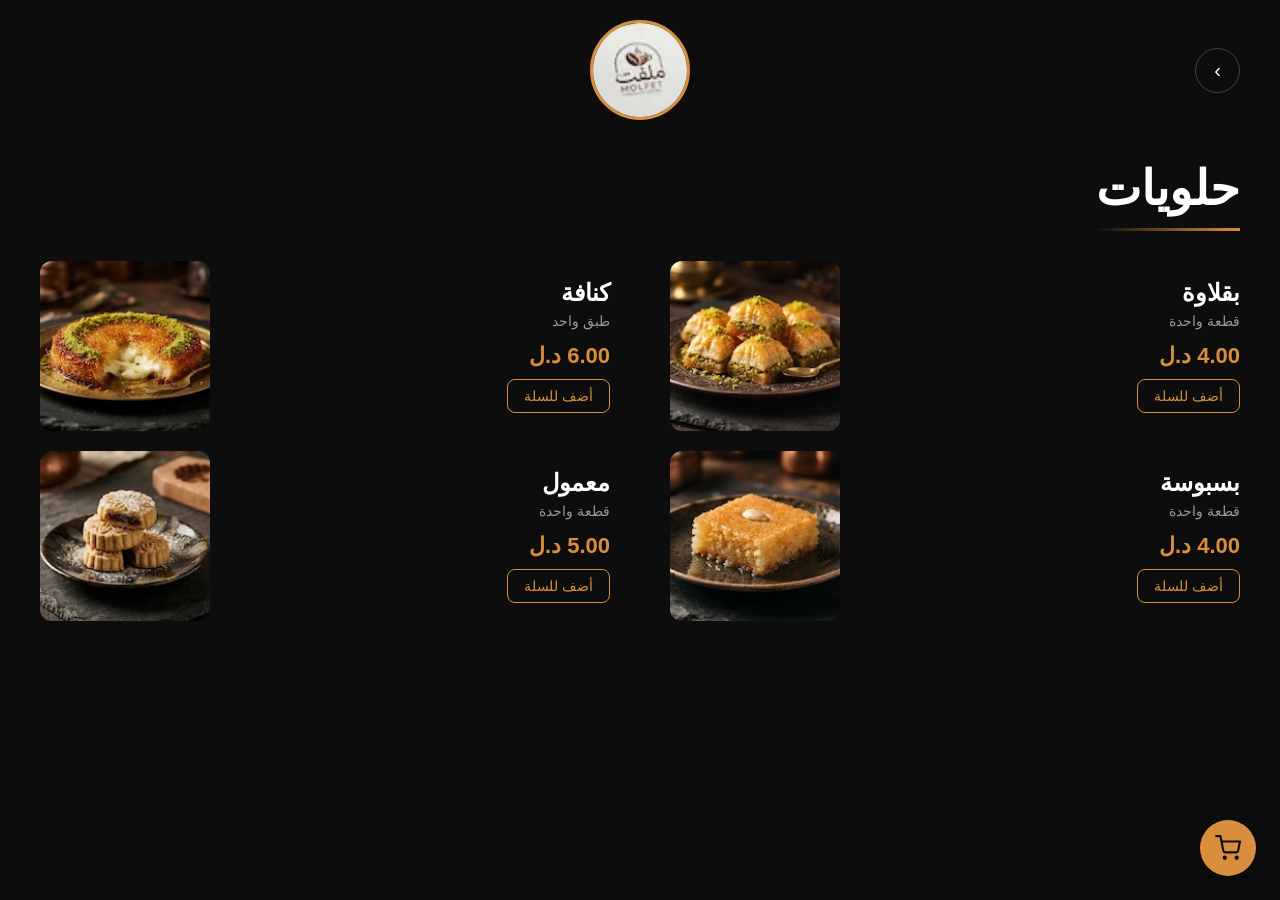
<file: pages/sweets.html>
<!DOCTYPE html>
<html lang="ar" dir="rtl">
<head>
<meta charset="UTF-8">
<meta name="viewport" content="width=device-width, initial-scale=1.0">
<title>حلويات - Cafe Cinnabon</title>
<link rel="stylesheet" href="../css/pages.css">
<link rel="stylesheet" href="../css/cart.css">
</head>
<body>

  <div class="header">
    <a href="../index.html" class="nav-link"><div class="nav-arrow">&#8250;</div></a>
    <div class="logo-wrap">
      <div class="logo">
        <img src="../assets/logo.webp" alt="Cafe Logo">
      </div>
    </div>
    <div></div>
  </div>

  <div class="section-title">
    <h1>حلويات</h1>
  </div>

  <div class="menu-container">
    <div class="menu-item" data-name="بقلاوة" data-price="4.00">
      <div class="item-details">
        <h2>بقلاوة</h2>
        <div class="qty">قطعة واحدة</div>
        <div class="price">4.00 د.ل</div>
      <button class="add-to-cart">أضف للسلة</button>
      </div>
      <div class="item-image">
        <img src="../assets/categories/sweets/3.webp" alt="بقلاوة">
      </div>
    </div>

    <div class="menu-item" data-name="كنافة" data-price="6.00">
      <div class="item-details">
        <h2>كنافة</h2>
        <div class="qty">طبق واحد</div>
        <div class="price">6.00 د.ل</div>
      <button class="add-to-cart">أضف للسلة</button>
      </div>
      <div class="item-image">
        <img src="../assets/categories/sweets/1.webp" alt="كنافة">
      </div>
    </div>

    <div class="menu-item" data-name="بسبوسة" data-price="4.00">
      <div class="item-details">
        <h2>بسبوسة</h2>
        <div class="qty">قطعة واحدة</div>
        <div class="price">4.00 د.ل</div>
      <button class="add-to-cart">أضف للسلة</button>
      </div>
      <div class="item-image">
        <img src="../assets/categories/sweets/4.webp" alt="بسبوسة">
      </div>
    </div>

    <div class="menu-item" data-name="معمول" data-price="5.00">
      <div class="item-details">
        <h2>معمول</h2>
        <div class="qty">قطعة واحدة</div>
        <div class="price">5.00 د.ل</div>
      <button class="add-to-cart">أضف للسلة</button>
      </div>
      <div class="item-image">
        <img src="../assets/categories/sweets/2.webp" alt="معمول">
      </div>
    </div>
  </div>

<script src="../js/cart.js"></script>
</body>
</html>
</file>
<file: css/style.css>
/* ============================
   Fonts
============================ */
@import url('https://fonts.googleapis.com/css2?family=Cairo:wght@400;700;900&display=swap');

/* ============================
   Reset
============================ */
* {
    box-sizing: border-box;
    margin: 0;
    padding: 0;
}

/* ============================
   Base / Body
============================ */
body {
    width: 100%;
    direction: rtl;
    text-align: center;
    min-height: 100vh;
    background: radial-gradient(
        circle at 50% 25%,
        rgb(42, 28, 21) 0%,   /* Warm roasted coffee center */
        rgb(22, 14, 10) 60%,  /* Deep espresso */
        rgb(10, 6, 4) 100%    /* Near-black base */
    );
    background-attachment: fixed;
    font-family: 'Cairo', sans-serif;
    color: #f3e9d9;
}

/* ============================
   Hero (logo + welcome text)
============================ */
.hero {
    width: 100%;
    padding-bottom: 10px;
    background: radial-gradient(
        circle at 50% 0%,
        rgba(217, 142, 61, 0.18) 0%,
        rgba(217, 142, 61, 0.05) 45%,
        transparent 75%
    );
}

/* ============================
   Logo
============================ */
#logo-div {
    display: flex;
    flex-direction: column;
    justify-content: center;
    align-items: center;
    width: 100%;
    padding-top: 40px;
    text-align: center;
}

#logo-div img {
    width: 220px;
    max-width: 55%;
    aspect-ratio: 1 / 1;   /* يفرض إن العرض = الارتفاع دايمًا */
    height: auto;
    display: block;
    margin: 0 auto;
    object-fit: cover;     /* يقص الصورة عشان تملأ المربع بدون تشويه */
    border-radius: 50%;
    border: 4px solid #d98e3d;
    box-shadow: 0 0 35px rgba(217, 142, 61, 0.45);
    background: #111;
}

/* ============================
   Welcome Text
============================ */
.welcome-text {
    text-align: center;
    padding: 0 20px;
}

.welcome-text p {
    padding-top: 25px;
    font-size: 34px;
    letter-spacing: 1px;
    color: #d98e3d;
}

.welcome-text h1 {
    padding: 10px 0 25px;
    font-size: 44px;
    color: white;
    line-height: 1.3;
}

.welcome-text h1 span {
    color: #d98e3d;
}

/* ============================
   Section Titles (e.g. "الأصناف")
============================ */
.section-heading {
    text-align: center;
    padding-top: 10px;
}

.section-heading h1 {
    display: inline-block;
    position: relative;
    padding: 10px 10px 15px;
    font-size: 56px;
    color: antiquewhite;
}

.section-heading h1::after {
    content: "";
    position: absolute;
    bottom: 0;
    left: 50%;
    transform: translateX(-50%);
    width: 90px;
    height: 3px;
    background: #d98e3d;
    border-radius: 2px;
}

/* ============================
   Categories Grid
============================ */
.categories {
    display: grid;
    grid-template-columns: repeat(3, 1fr); /* Desktop: 3 columns */
    gap: 16px;
    padding: 0 40px 40px;   /* مسافة على الجنبين وتحت، على كل الشاشات */
    text-align: center;
}

@media (max-width: 900px) {
    .categories {
        grid-template-columns: repeat(2, 1fr); /* Tablet: 2 columns */
        padding: 0 25px 30px;
    }

    #logo-div img {
        width: 170px;
    }

    .welcome-text p {
        font-size: 26px;
    }

    .welcome-text h1 {
        font-size: 34px;
    }

    .section-heading h1 {
        font-size: 42px;
    }
}

@media (max-width: 600px) {
    .categories {
        grid-template-columns: repeat(1, 1fr); /* Mobile: 1 column */
        padding: 0 18px 24px;
        gap: 18px;   /* مسافة أكبر بين الكروت لما يبقوا فوق بعض عمود واحد */
    }

    #logo-div {
        padding-top: 25px;
    }

    #logo-div img {
        width: 130px;
    }

    .welcome-text p {
        font-size: 20px;
        padding-top: 15px;
    }

    .welcome-text h1 {
        font-size: 26px;
        padding: 8px 0 18px;
    }

    .section-heading h1 {
        font-size: 30px;
    }
}

/* ============================
   Category Card
============================ */
.category-item {
    position: relative;
    width: 100%;
}

/* The link wraps the image, overlay, name and arrow */
.category-item a {
    position: relative;
    display: block;
    border-radius: 16px;
    overflow: hidden;
    text-decoration: none;
}

/* Image fills the card, cropped to a consistent ratio */
.category-item img {
    width: 100%;
    height: 200px;
    aspect-ratio: 4 / 3;
    object-fit: cover;
    display: block;
}

/* Dark gradient overlay so text/button stay readable over any image */
.category-item a::after {
    content: "";
    position: absolute;
    inset: 0;
    background: linear-gradient(
        to top,
        rgba(0, 0, 0, 0.75) 0%,
        rgba(0, 0, 0, 0.2) 50%,
        transparent 75%
    );
}

/* Category name overlaid bottom-right */
.category-name {
    position: absolute;
    z-index: 2;
    bottom: 14px;
    right: 18px;
    left: 55px; /* leaves room for the arrow button */
    margin: 0;
    font-size: 26px;
    font-weight: 700;
    color: #fff;
    text-align: right;
}

/* Arrow button overlaid bottom-left */
.arrow-btn {
    position: absolute;
    z-index: 2;
    bottom: 14px;
    left: 14px;
    width: 34px;
    height: 34px;
    display: flex;
    align-items: center;
    justify-content: center;
    border: 1px solid rgba(255, 255, 255, 0.4);
    border-radius: 50%;
    background: rgba(255, 255, 255, 0.15);
    backdrop-filter: blur(4px);
    color: #fff;
    font-size: 18px;
    cursor: pointer;
}
</file>
<file: css/cart.css>
/* ============================
   Cart System — shared styles
   Link this on every page alongside cart.js
============================ */

/* Floating cart button */
#cart-fab {
    position: fixed;
    bottom: 24px;
    right: 24px;          /* was left:24px — moved so it doesn't sit on top of each card's own arrow-btn */
    box-sizing: border-box;
    width: 56px;
    height: 56px;
    aspect-ratio: 1 / 1;  /* forces a true circle even if width/height ever get overridden */
    flex-shrink: 0;
    border-radius: 50%;
    background: #d98e3d;
    color: #0d0d0d;
    display: flex;
    align-items: center;
    justify-content: center;
    font-size: 26px;
    line-height: 1;
    padding: 0;
    cursor: pointer;
    box-shadow: 0 4px 14px rgba(0, 0, 0, 0.4);
    z-index: 999;
}

#cart-badge {
    position: absolute;
    top: -4px;
    right: -4px;
    min-width: 20px;
    height: 20px;
    padding: 0 5px;
    border-radius: 10px;
    background: #e53935;
    color: #fff;
    font-size: 12px;
    font-weight: 700;
    display: none;
    align-items: center;
    justify-content: center;
}

/* Overlay */
#cart-overlay {
    position: fixed;
    inset: 0;
    background: rgba(0, 0, 0, 0.6);
    display: none;
    align-items: flex-end;
    justify-content: center;
    z-index: 1000;
}

#cart-overlay.open {
    display: flex;
}

/* Modal */
#cart-modal {
    width: 100%;
    max-width: 480px;
    max-height: 80vh;
    background: #1a1a1a;
    border-radius: 20px 20px 0 0;
    display: flex;
    flex-direction: column;
    overflow: hidden;
    direction: rtl;
    font-family: 'Segoe UI', Tahoma, Arial, sans-serif;
    color: #fff;
}

@media (min-width: 600px) {
    #cart-overlay {
        align-items: center;
    }
    #cart-modal {
        border-radius: 20px;
        max-height: 70vh;
    }
}

.cart-modal-header {
    display: flex;
    align-items: center;
    justify-content: space-between;
    padding: 18px 20px;
    border-bottom: 1px solid #333;
}

.cart-modal-header h2 {
    font-size: 20px;
}

#cart-close-btn {
    background: none;
    border: none;
    color: #fff;
    font-size: 26px;
    cursor: pointer;
    line-height: 1;
}

#cart-items-list {
    flex: 1;
    overflow-y: auto;
    padding: 10px 20px;
}

.cart-empty-msg {
    text-align: center;
    color: #999;
    padding: 30px 0;
}

.cart-row {
    display: flex;
    align-items: center;
    justify-content: space-between;
    padding: 14px 0;
    border-bottom: 1px solid #2a2a2a;
    gap: 12px;
    flex-wrap: wrap;
}

.cart-row-info {
    display: flex;
    flex-direction: column;
    gap: 4px;
}

.cart-row-name {
    font-weight: 600;
    font-size: 15px;
}

.cart-row-price {
    color: #d98e3d;
    font-size: 14px;
}

.cart-row-controls {
    display: flex;
    align-items: center;
    gap: 8px;
}

.qty-btn {
    width: 28px;
    height: 28px;
    border-radius: 50%;
    border: 1px solid #444;
    background: transparent;
    color: #fff;
    font-size: 16px;
    cursor: pointer;
    display: flex;
    align-items: center;
    justify-content: center;
}

.qty-btn:hover {
    background: rgba(217, 142, 61, 0.15);
    border-color: #d98e3d;
}

.qty-value {
    min-width: 20px;
    text-align: center;
    font-size: 14px;
}

.remove-btn {
    background: none;
    border: none;
    color: #e53935;
    font-size: 13px;
    cursor: pointer;
    margin-right: 6px;
}

#cart-modal-footer {
    padding: 16px 20px 20px;
    border-top: 1px solid #333;
}

#cart-total-row {
    display: flex;
    justify-content: space-between;
    font-size: 17px;
    font-weight: 700;
    margin-bottom: 14px;
}

#cart-total-value {
    color: #d98e3d;
}

#cart-send-btn {
    width: 100%;
    padding: 14px;
    border: none;
    border-radius: 10px;
    background: #25D366; /* WhatsApp green */
    color: #0d0d0d;
    font-size: 16px;
    font-weight: 700;
    cursor: pointer;
}

#cart-send-btn:hover {
    background: #1ebe5b;
}

/* ============================
   Toast notification
============================ */
#toast-container {
    position: fixed;
    top: 24px;
    left: 50%;
    transform: translateX(-50%) translateY(-20px);
    z-index: 1100;
    display: flex;
    align-items: center;
    gap: 14px;
    padding: 14px 22px;
    max-width: 90%;
    background: #14100d;
    border: 1px solid rgba(217, 142, 61, 0.5);
    border-radius: 16px;
    box-shadow: 0 0 0 1px rgba(217, 142, 61, 0.15),
                0 0 24px rgba(217, 142, 61, 0.35),
                0 8px 24px rgba(0, 0, 0, 0.5);
    opacity: 0;
    pointer-events: none;
    transition: opacity 0.25s ease, transform 0.25s ease;
    direction: rtl;
}

#toast-container.show {
    opacity: 1;
    transform: translateX(-50%) translateY(0);
}

.toast-icon {
    flex-shrink: 0;
    width: 30px;
    height: 30px;
    border-radius: 50%;
    background: rgba(217, 142, 61, 0.15);
    color: #d98e3d;
    display: flex;
    align-items: center;
    justify-content: center;
}

.toast-icon svg {
    width: 16px;
    height: 16px;
}

.toast-message {
    color: #fff;
    font-size: 14px;
    font-weight: 600;
    white-space: nowrap;
}

/* ============================
   Custom confirm dialog (replaces browser's native confirm())
============================ */
#confirm-overlay {
    position: fixed;
    inset: 0;
    background: rgba(0, 0, 0, 0.65);
    display: none;
    align-items: center;
    justify-content: center;
    z-index: 1200;
}

#confirm-overlay.open {
    display: flex;
}

#confirm-box {
    width: 90%;
    max-width: 340px;
    background: #1a1a1a;
    border: 1px solid rgba(217, 142, 61, 0.4);
    border-radius: 18px;
    box-shadow: 0 0 24px rgba(217, 142, 61, 0.25),
                0 8px 28px rgba(0, 0, 0, 0.5);
    padding: 22px 20px;
    direction: rtl;
    text-align: center;
}

#confirm-message {
    color: #fff;
    font-size: 15px;
    font-weight: 600;
    line-height: 1.6;
    margin-bottom: 20px;
}

#confirm-actions {
    display: flex;
    gap: 10px;
}

#confirm-actions button {
    flex: 1;
    padding: 11px;
    border-radius: 10px;
    font-size: 14px;
    font-weight: 700;
    cursor: pointer;
}

#confirm-yes-btn {
    border: none;
    background: #e53935;
    color: #fff;
}

#confirm-yes-btn:hover {
    background: #c62828;
}

#confirm-no-btn {
    border: 1px solid #444;
    background: transparent;
    color: #ccc;
}

#confirm-no-btn:hover {
    border-color: #777;
    color: #fff;
}

#cart-clear-btn {
    width: 100%;
    margin-top: 10px;
    padding: 12px;
    border: 1px solid #e53935;
    border-radius: 10px;
    background: transparent;
    color: #e53935;
    font-size: 14px;
    font-weight: 600;
    cursor: pointer;
}

#cart-clear-btn:hover {
    background: rgba(229, 57, 53, 0.1);
}

/* "Add to cart" button on each menu item */
.add-to-cart {
    margin-top: 10px;
    padding: 8px 16px;
    border: 1px solid #d98e3d;
    border-radius: 8px;
    background: transparent;
    color: #d98e3d;
    font-size: 14px;
    cursor: pointer;
}

.add-to-cart:hover {
    background: rgba(217, 142, 61, 0.15);
}
</file>
<file: css/pages.css>
/* ============================
   Shared styles for all category pages (pages/*.html)
============================ */
* {
    margin: 0;
    padding: 0;
    box-sizing: border-box;
}

body {
    background-color: #0d0d0d;
    color: #ffffff;
    font-family: 'Segoe UI', Tahoma, Arial, sans-serif;
    min-height: 100vh;
}

/* Header */
.header {
    display: grid;
    grid-template-columns: 1fr auto 1fr;
    align-items: center;
    padding: 20px 40px;
}

.nav-link {
    justify-self: start;
    text-decoration: none;
}

.logo-wrap {
    justify-self: center;
}

.logo {
    width: 100px;
    height: 100px;
    border-radius: 50%;
    border: 3px solid #d98e3d;
    display: flex;
    align-items: center;
    justify-content: center;
    background: #111;
    overflow: hidden;
    margin: 0 auto;
}

.logo img {
    width: 100%;
    height: 100%;
    object-fit: cover;
}

.nav-arrow {
    width: 45px;
    height: 45px;
    border: 1px solid #444;
    border-radius: 50%;
    display: flex;
    align-items: center;
    justify-content: center;
    color: #fff;
    font-size: 20px;
    transition: background 0.2s ease, border-color 0.2s ease;
}

.nav-arrow:hover {
    background: rgba(217, 142, 61, 0.15);
    border-color: #d98e3d;
}

/* Section Title */
.section-title {
    text-align: right;
    padding: 20px 40px 10px;
}

.section-title h1 {
    font-size: 48px;
    font-weight: 800;
    display: inline-block;
    position: relative;
    padding-bottom: 15px;
}

.section-title h1::after {
    content: "";
    position: absolute;
    bottom: 0;
    right: 0;
    width: 100%;
    height: 3px;
    background: linear-gradient(to left, #d98e3d, transparent);
}

/* Menu Grid */
.menu-container {
    padding: 20px 40px 60px;
    display: grid;
    grid-template-columns: repeat(2, 1fr);
    gap: 20px 60px;
}

.menu-item {
    display: flex;
    align-items: center;
    justify-content: flex-end;
    gap: 25px;
}

.item-details {
    text-align: right;
    flex: 1;
}

.item-details h2 {
    font-size: 24px;
    font-weight: 700;
    margin-bottom: 6px;
}

.item-details .qty {
    color: #999;
    font-size: 14px;
    margin-bottom: 14px;
}

.item-details .price {
    color: #d98e3d;
    font-size: 22px;
    font-weight: 600;
}

.item-image {
    width: 170px;
    height: 170px;
    border-radius: 12px;
    overflow: hidden;
    flex-shrink: 0;
    background: #222;
}

.item-image img {
    width: 100%;
    height: 100%;
    object-fit: cover;
}

/* Tablet */
@media (max-width: 1024px) {
    .header, .section-title, .menu-container {
        padding-left: 25px;
        padding-right: 25px;
    }

    .section-title h1 {
        font-size: 38px;
    }

    .item-image {
        width: 130px;
        height: 130px;
    }

    .item-details h2 {
        font-size: 20px;
    }

    .item-details .price {
        font-size: 18px;
    }

    .menu-container {
        gap: 20px 30px;
    }
}

/* Mobile */
@media (max-width: 640px) {
    .header {
        padding: 15px 20px;
    }

    .logo {
        width: 70px;
        height: 70px;
    }

    .section-title {
        padding: 15px 20px 5px;
        text-align: center;
    }

    .section-title h1 {
        font-size: 30px;
    }

    .section-title h1::after {
        right: 50%;
        transform: translateX(50%);
    }

    .menu-container {
        grid-template-columns: 1fr;
        padding: 15px 20px 40px;
        gap: 25px;
    }

    .menu-item {
        justify-content: space-between;
    }

    .item-image {
        width: 100px;
        height: 100px;
    }

    .item-details h2 {
        font-size: 18px;
    }

    .item-details .qty {
        font-size: 12px;
        margin-bottom: 8px;
    }

    .item-details .price {
        font-size: 16px;
    }
}
</file>
